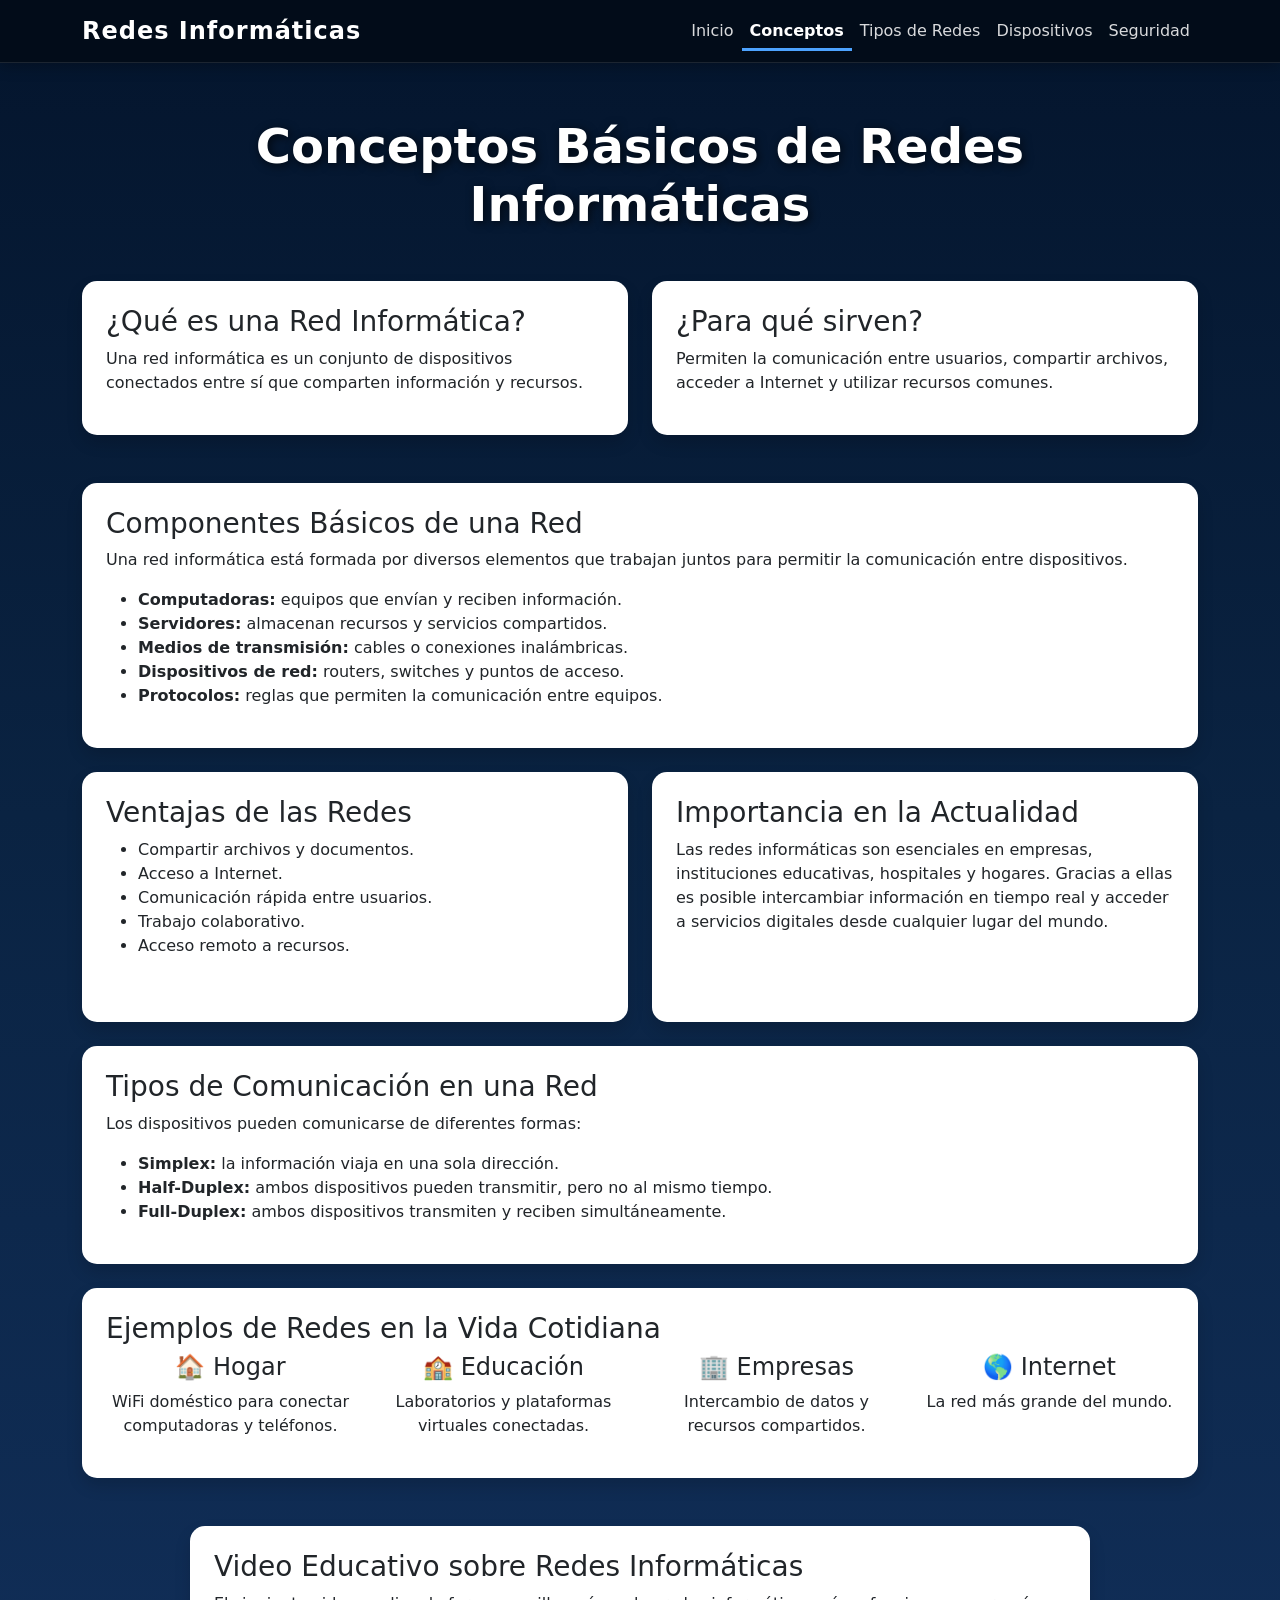
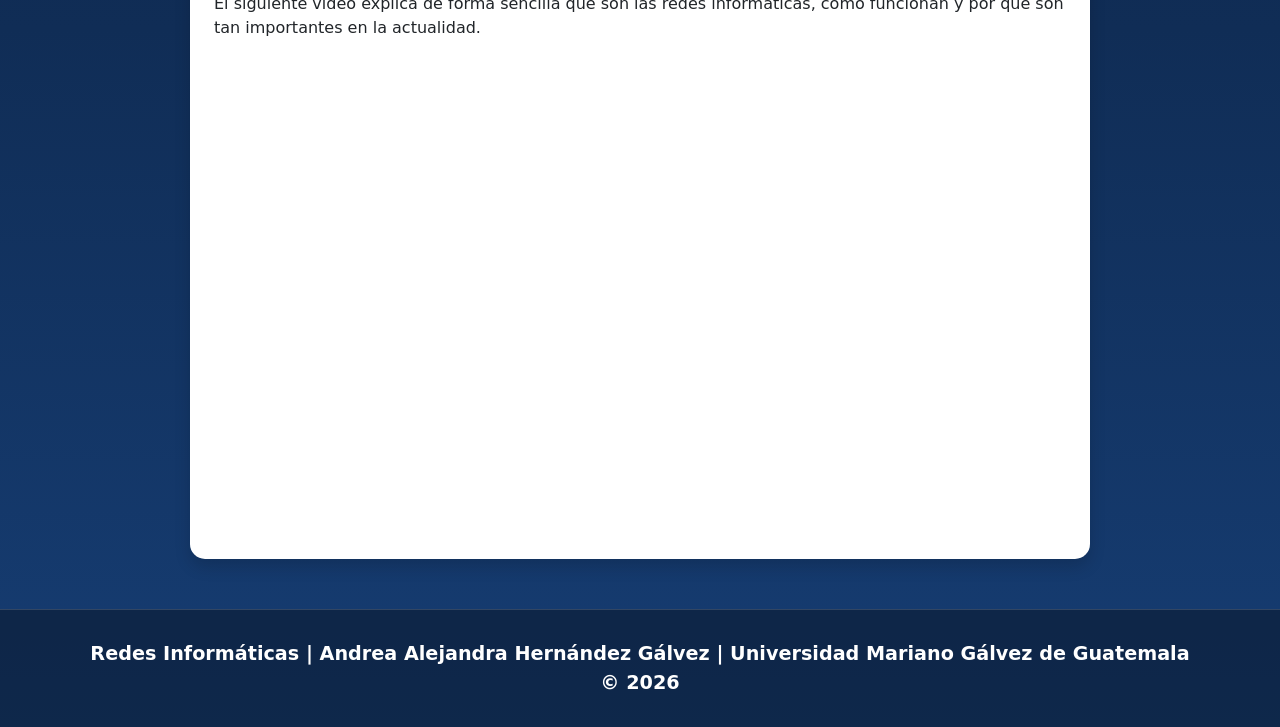
<file: conceptos.html>
<!DOCTYPE html>
<html lang="es">

<head>
    <meta charset="UTF-8">
    <meta name="viewport" content="width=device-width, initial-scale=1.0">

    <title>Conceptos Básicos</title>

    <!-- Bootstrap -->
    <link href="https://cdn.jsdelivr.net/npm/bootstrap@5.3.7/dist/css/bootstrap.min.css" rel="stylesheet">

    <!-- CSS propio -->
    <link rel="stylesheet" href="css/estilos.css">
</head>

<body> 

   <nav class="navbar navbar-expand-lg navbar-dark navbar-personalizada fixed-top">
    <div class="container">
        <a class="navbar-brand" href="index.html">Redes Informáticas</a>

        <button class="navbar-toggler" type="button" data-bs-toggle="collapse"
            data-bs-target="#menu">
            <span class="navbar-toggler-icon"></span>
        </button>

        <div class="collapse navbar-collapse" id="menu">
            <ul class="navbar-nav ms-auto">
                <li class="nav-item">
                    <a class="nav-link" href="index.html">Inicio</a>
                </li>

                <li class="nav-item">
                    <a class="nav-link active" href="conceptos.html">Conceptos</a>
                </li>

                <li class="nav-item">
                    <a class="nav-link" href="tipos-redes.html">Tipos de Redes</a>
                </li>

                <li class="nav-item">
                    <a class="nav-link" href="dispositivos.html">Dispositivos</a>
                </li>

                <li class="nav-item">
                    <a class="nav-link" href="seguridad.html">Seguridad</a>
                </li>
            </ul>
        </div>
    </div>
</nav>

<div class="container my-5">

    <h1 class="text-center mb-5 titulo-pagina">
    Conceptos Básicos de Redes Informáticas
    </h1>

    <div class="row">

        <div class="col-md-6">

            <div class="card shadow p-4 mb-4">

                <h3>¿Qué es una Red Informática?</h3>

                <p>
                    Una red informática es un conjunto de dispositivos
                    conectados entre sí que comparten información y recursos.
                </p>

            </div>

        </div>

        <div class="col-md-6">

            <div class="card shadow p-4 mb-4">

                <h3>¿Para qué sirven?</h3>

                <p>
                    Permiten la comunicación entre usuarios, compartir archivos,
                    acceder a Internet y utilizar recursos comunes.
                </p>

            </div>

        </div>

    </div>



    <div class="row mt-4">

        <div class="col-md-12">

            <div class="card shadow p-4 mb-4">

                <h3>Componentes Básicos de una Red</h3>

                <p>
                    Una red informática está formada por diversos elementos
                    que trabajan juntos para permitir la comunicación entre
                    dispositivos.
                </p>

                <ul>
                    <li><strong>Computadoras:</strong> equipos que envían y reciben información.</li>

                    <li><strong>Servidores:</strong> almacenan recursos y servicios compartidos.</li>

                    <li><strong>Medios de transmisión:</strong> cables o conexiones inalámbricas.</li>

                    <li><strong>Dispositivos de red:</strong> routers, switches y puntos de acceso.</li>

                    <li><strong>Protocolos:</strong> reglas que permiten la comunicación entre equipos.</li>
                </ul>

            </div>

        </div>

    </div>

    <div class="row">

        <div class="col-md-6">

            <div class="card shadow p-4 mb-4 h-100">

                <h3>Ventajas de las Redes</h3>

                <ul>
                    <li>Compartir archivos y documentos.</li>
                    <li>Acceso a Internet.</li>
                    <li>Comunicación rápida entre usuarios.</li>
                    <li>Trabajo colaborativo.</li>
                    <li>Acceso remoto a recursos.</li>
                </ul>

            </div>

        </div>

        <div class="col-md-6">

            <div class="card shadow p-4 mb-4 h-100">

                <h3>Importancia en la Actualidad</h3>

                <p>
                    Las redes informáticas son esenciales en empresas,
                    instituciones educativas, hospitales y hogares.
                    Gracias a ellas es posible intercambiar información
                    en tiempo real y acceder a servicios digitales desde
                    cualquier lugar del mundo.
                </p>

            </div>

        </div>

    </div>

        <div class="card shadow p-4 mt-4 mb-4">

        <h3>Tipos de Comunicación en una Red</h3>

        <p>
            Los dispositivos pueden comunicarse de diferentes formas:
        </p>

        <ul>
            <li><strong>Simplex:</strong> la información viaja en una sola dirección.</li>

            <li><strong>Half-Duplex:</strong> ambos dispositivos pueden transmitir, pero no al mismo tiempo.</li>

            <li><strong>Full-Duplex:</strong> ambos dispositivos transmiten y reciben simultáneamente.</li>
        </ul>

    </div>

    <div class="card shadow p-4 mb-4">

        <h3>Ejemplos de Redes en la Vida Cotidiana</h3>

        <div class="row text-center">

            <div class="col-md-3">
                <h4>🏠 Hogar</h4>
                <p>WiFi doméstico para conectar computadoras y teléfonos.</p>
            </div>

            <div class="col-md-3">
                <h4>🏫 Educación</h4>
                <p>Laboratorios y plataformas virtuales conectadas.</p>
            </div>

            <div class="col-md-3">
                <h4>🏢 Empresas</h4>
                <p>Intercambio de datos y recursos compartidos.</p>
            </div>

            <div class="col-md-3">
                <h4>🌎 Internet</h4>
                <p>La red más grande del mundo.</p>
            </div>

        </div>

    </div>


        <div class="card shadow p-4 mt-5 mx-auto"
             style="max-width: 900px;">

            <h3>Video Educativo sobre Redes Informáticas</h3>

            <p>
                El siguiente video explica de forma sencilla qué son las
                redes informáticas, cómo funcionan y por qué son tan
                importantes en la actualidad.
            </p>

             <div class="ratio ratio-16x9">

                <iframe
                    src="https://www.youtube.com/embed/wksPyiU1BvE"
                    title="Video Redes Informáticas"
                    allowfullscreen>
                </iframe>

            </div>

</div>

        </div>

            <footer class="footer">

                <div class="container">

                    <p class="footer-titulo">
                        Redes Informáticas | Andrea Alejandra Hernández Gálvez | Universidad Mariano Gálvez de Guatemala © 2026
                    </p>

                </div>

            </footer>


<script src="https://cdn.jsdelivr.net/npm/bootstrap@5.3.7/dist/js/bootstrap.bundle.min.js"></script>
</body>

</html>
</file>
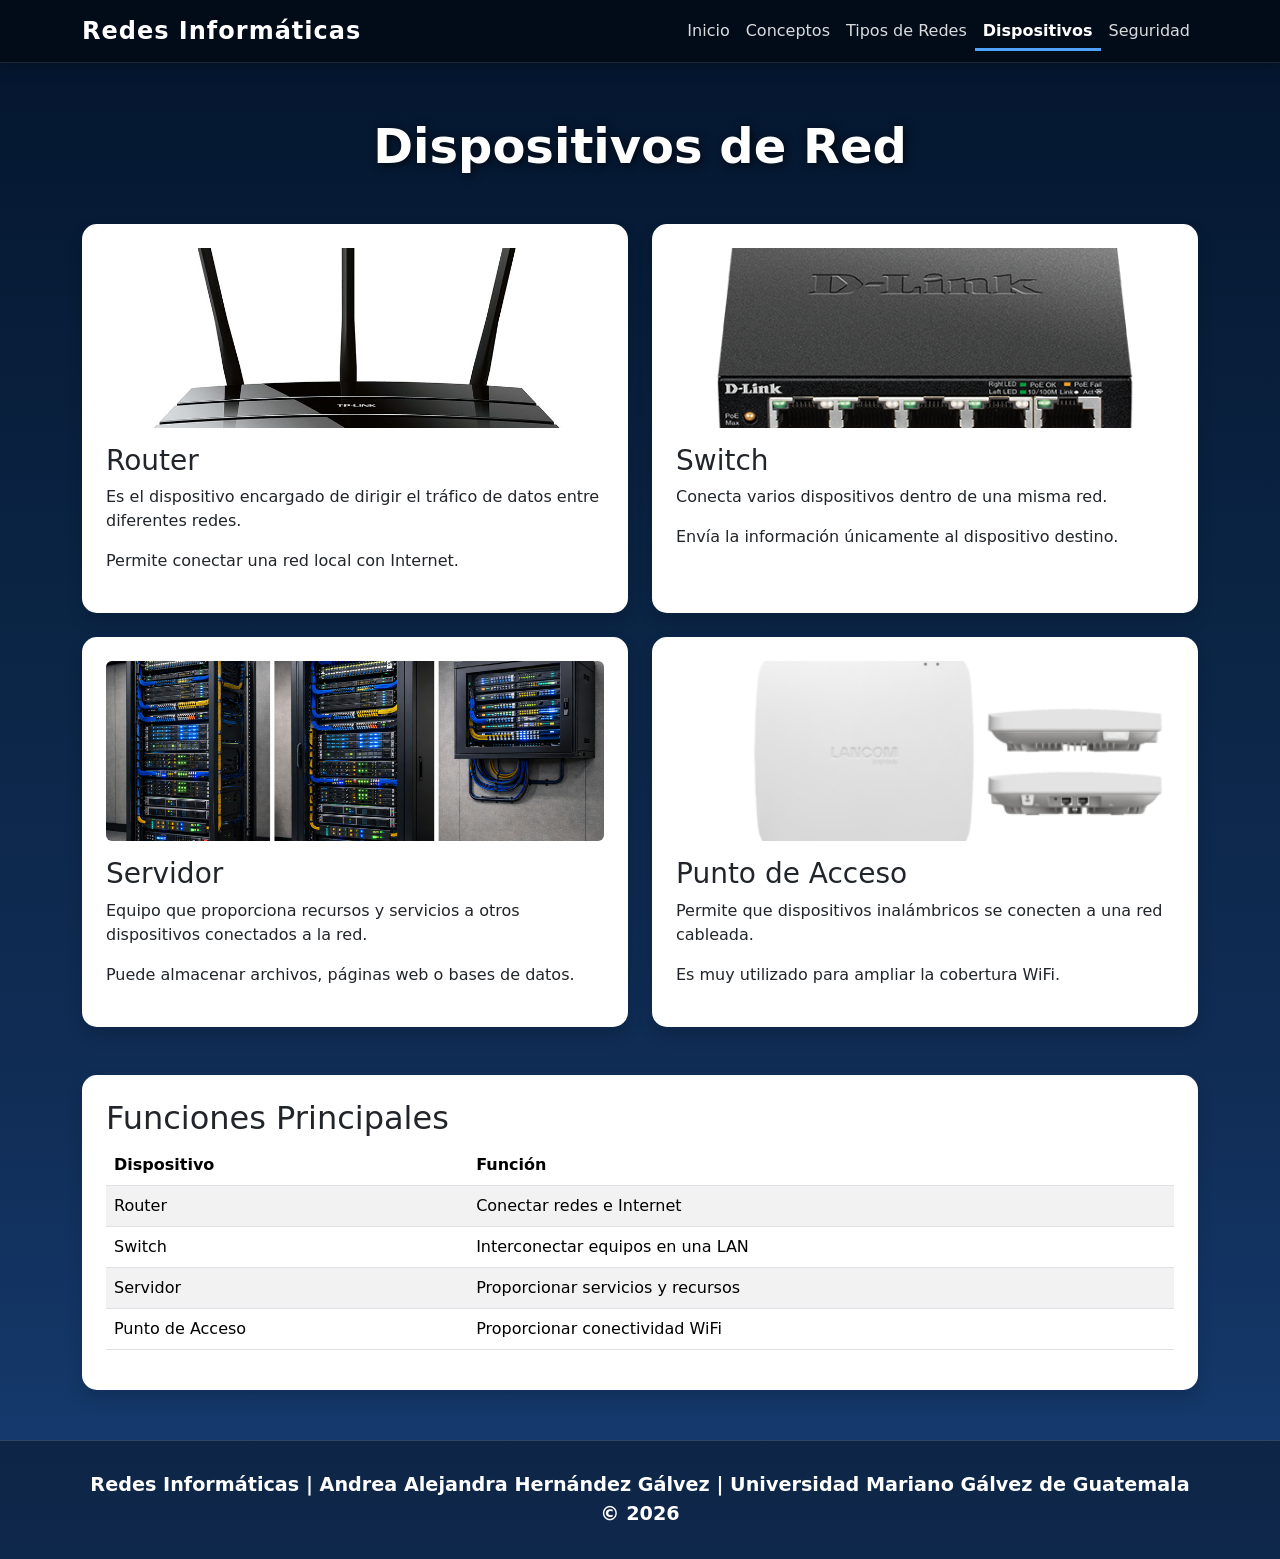
<file: dispositivos.html>
<!DOCTYPE html>
<html lang="es">

<head>
    <meta charset="UTF-8">
    <meta name="viewport" content="width=device-width, initial-scale=1.0">

    <title>Dispositivos de Red</title>

    <link href="https://cdn.jsdelivr.net/npm/bootstrap@5.3.7/dist/css/bootstrap.min.css" rel="stylesheet">

    <link rel="stylesheet" href="css/estilos.css">
</head>

<body>

<nav class="navbar navbar-expand-lg navbar-dark navbar-personalizada fixed-top">
    <div class="container">

        <a class="navbar-brand" href="index.html">
            Redes Informáticas
        </a>

        <button class="navbar-toggler" type="button"
            data-bs-toggle="collapse"
            data-bs-target="#menu">

            <span class="navbar-toggler-icon"></span>

        </button>

        <div class="collapse navbar-collapse" id="menu">

            <ul class="navbar-nav ms-auto">

                <li class="nav-item">
                    <a class="nav-link" href="index.html">Inicio</a>
                </li>

                <li class="nav-item">
                    <a class="nav-link" href="conceptos.html">Conceptos</a>
                </li>

                <li class="nav-item">
                    <a class="nav-link" href="tipos-redes.html">Tipos de Redes</a>
                </li>

                <li class="nav-item">
                    <a class="nav-link active" href="dispositivos.html">
                        Dispositivos
                    </a>
                </li>

                <li class="nav-item">
                    <a class="nav-link" href="seguridad.html">Seguridad</a>
                </li>

            </ul>

        </div>

    </div>
</nav>

<div class="container my-5">

    <h1 class="text-center mb-5 titulo-pagina">
        Dispositivos de Red
    </h1>

    <div class="row g-4">

        <div class="col-md-6">

            <div class="card shadow p-4 h-100">

                <img src="img/dispositivos/router.jpg"
                     class="img-fluid rounded mb-3"
                     alt="Router">

                <h3>Router</h3>

                <p>
                    Es el dispositivo encargado de dirigir el tráfico
                    de datos entre diferentes redes.
                </p>

                <p>
                    Permite conectar una red local con Internet.
                </p>

            </div>

        </div>

        <div class="col-md-6">

            <div class="card shadow p-4 h-100">

                <img src="img/dispositivos/switch.png"
                     class="img-fluid rounded mb-3"
                     alt="Switch">

                <h3>Switch</h3>

                <p>
                    Conecta varios dispositivos dentro de una misma red.
                </p>

                <p>
                    Envía la información únicamente al dispositivo destino.
                </p>

            </div>

        </div>

        <div class="col-md-6">

            <div class="card shadow p-4 h-100">

                <img src="img/dispositivos/servidor.jpg"
                     class="img-fluid rounded mb-3"
                     alt="Servidor">

                <h3>Servidor</h3>

                <p>
                    Equipo que proporciona recursos y servicios a otros
                    dispositivos conectados a la red.
                </p>

                <p>
                    Puede almacenar archivos, páginas web o bases de datos.
                </p>

            </div>

        </div>

        <div class="col-md-6">

            <div class="card shadow p-4 h-100">

                <img src="img/dispositivos/access-point.png"
                     class="img-fluid rounded mb-3"
                     alt="Punto de Acceso">

                <h3>Punto de Acceso</h3>

                <p>
                    Permite que dispositivos inalámbricos se conecten
                    a una red cableada.
                </p>

                <p>
                    Es muy utilizado para ampliar la cobertura WiFi.
                </p>

            </div>

        </div>

    </div>

    <div class="card shadow p-4 mt-5">

        <h2>Funciones Principales</h2>

        <table class="table table-striped">

            <thead>

                <tr>
                    <th>Dispositivo</th>
                    <th>Función</th>
                </tr>

            </thead>

            <tbody>

                <tr>
                    <td>Router</td>
                    <td>Conectar redes e Internet</td>
                </tr>

                <tr>
                    <td>Switch</td>
                    <td>Interconectar equipos en una LAN</td>
                </tr>

                <tr>
                    <td>Servidor</td>
                    <td>Proporcionar servicios y recursos</td>
                </tr>

                <tr>
                    <td>Punto de Acceso</td>
                    <td>Proporcionar conectividad WiFi</td>
                </tr>

            </tbody>

        </table>

    </div>

</div>

        <footer class="footer">

            <div class="container">

                <p class="footer-titulo">
                     Redes Informáticas | Andrea Alejandra Hernández Gálvez | Universidad Mariano Gálvez de Guatemala © 2026
                </p>

            </div>

        </footer>

<script src="https://cdn.jsdelivr.net/npm/bootstrap@5.3.7/dist/js/bootstrap.bundle.min.js"></script>

</body>
</html>
</file>
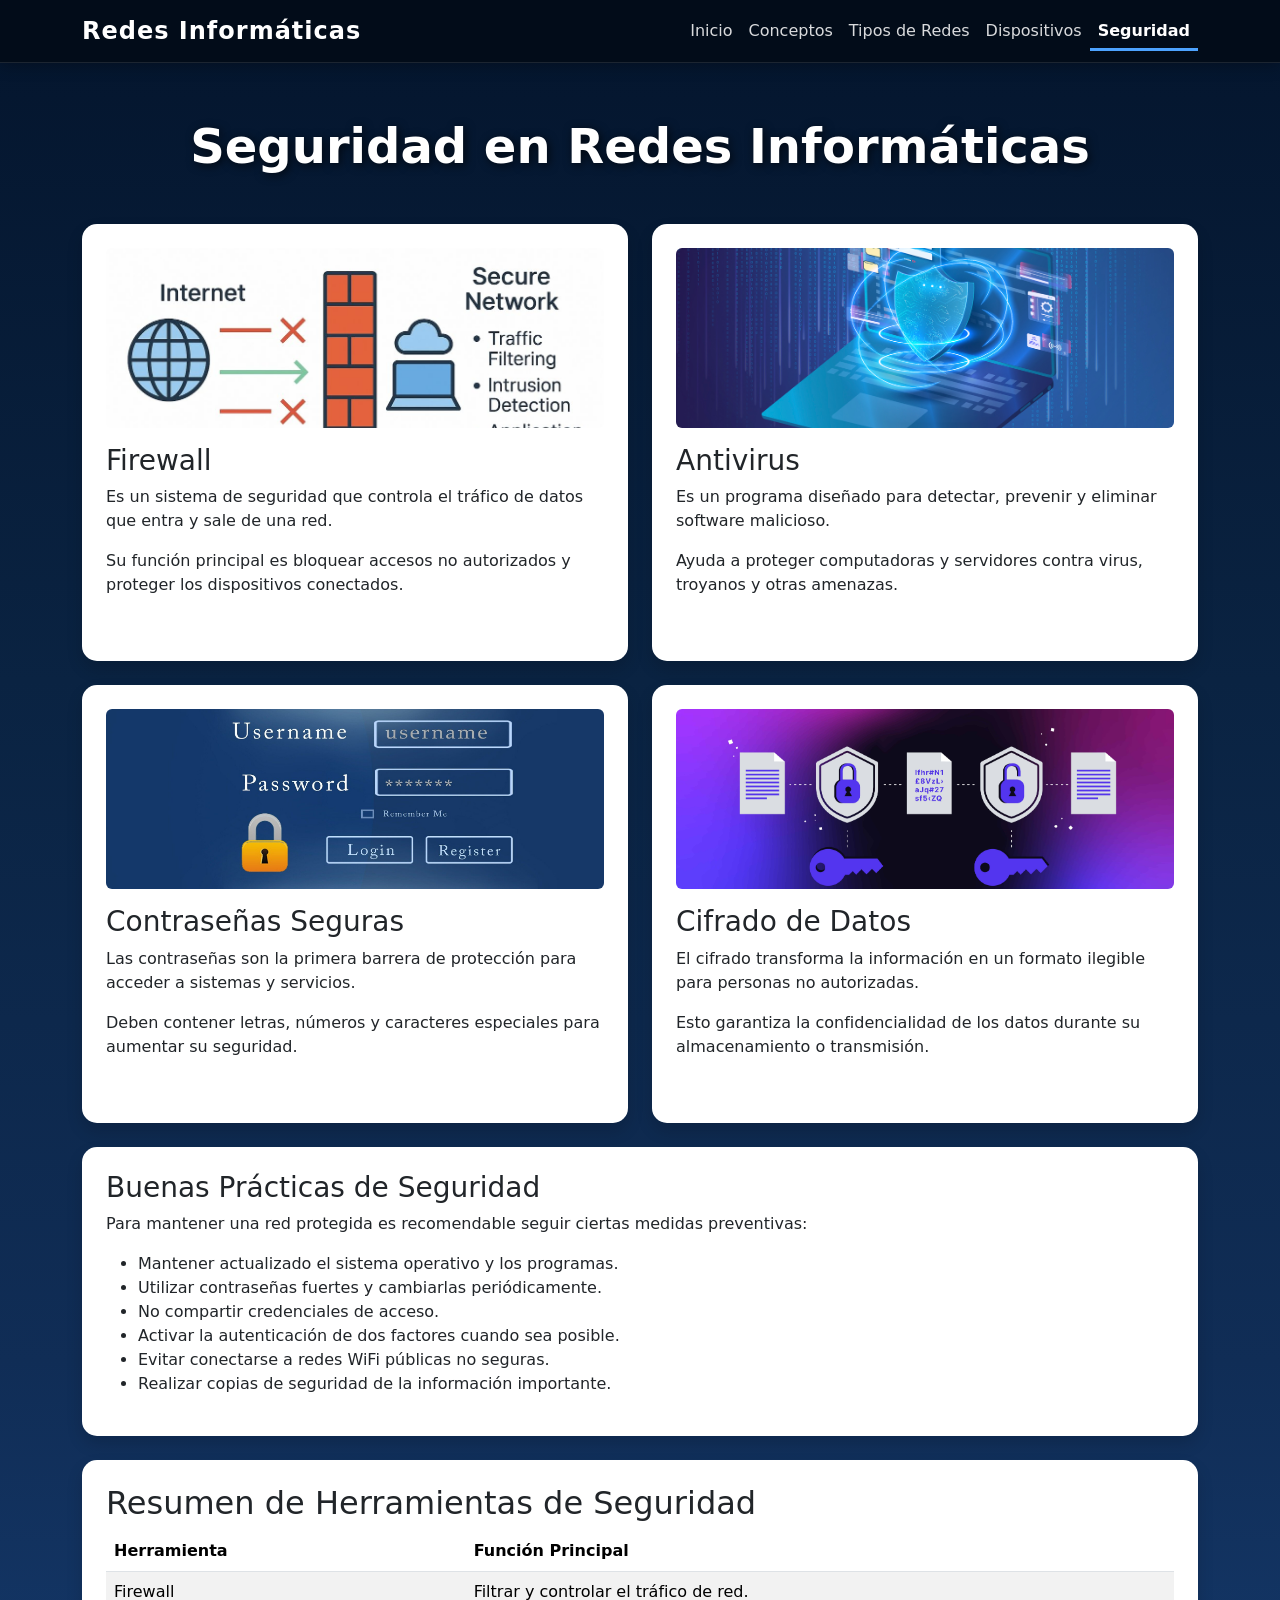
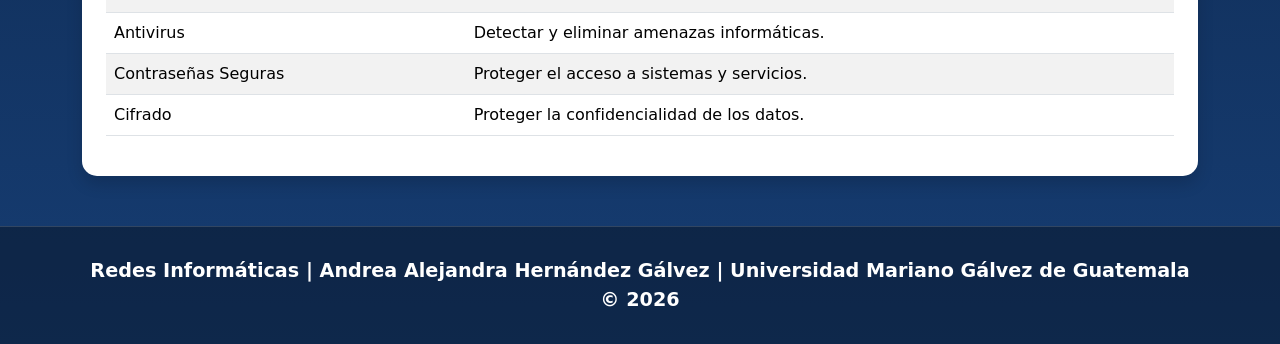
<file: seguridad.html>
<!DOCTYPE html>
<html lang="es">

<head>
    <meta charset="UTF-8">
    <meta name="viewport" content="width=device-width, initial-scale=1.0">

    <title>Seguridad en Redes</title>

    <link href="https://cdn.jsdelivr.net/npm/bootstrap@5.3.7/dist/css/bootstrap.min.css" rel="stylesheet">

    <link rel="stylesheet" href="css/estilos.css">
</head>

<body>

<nav class="navbar navbar-expand-lg navbar-dark navbar-personalizada fixed-top">
    <div class="container">

        <a class="navbar-brand" href="index.html">
            Redes Informáticas
        </a>

        <button class="navbar-toggler" type="button"
            data-bs-toggle="collapse"
            data-bs-target="#menu">

            <span class="navbar-toggler-icon"></span>

        </button>

        <div class="collapse navbar-collapse" id="menu">

            <ul class="navbar-nav ms-auto">

                <li class="nav-item">
                    <a class="nav-link" href="index.html">Inicio</a>
                </li>

                <li class="nav-item">
                    <a class="nav-link" href="conceptos.html">Conceptos</a>
                </li>

                <li class="nav-item">
                    <a class="nav-link" href="tipos-redes.html">Tipos de Redes</a>
                </li>

                <li class="nav-item">
                    <a class="nav-link" href="dispositivos.html">Dispositivos</a>
                </li>

                <li class="nav-item">
                    <a class="nav-link active" href="seguridad.html">
                        Seguridad
                    </a>
                </li>

            </ul>

        </div>

    </div>
</nav>

<div class="container my-5">

    <h1 class="text-center mb-5 titulo-pagina">
        Seguridad en Redes Informáticas
    </h1>

    <div class="row mt-4">

        <div class="col-md-6">

            <div class="card shadow p-4 mb-4 h-100">

                <img src="img/seguridad/firewall.jpg"
                     class="img-fluid rounded mb-3"
                     alt="Firewall">

                <h3>Firewall</h3>

                <p>
                    Es un sistema de seguridad que controla el tráfico
                    de datos que entra y sale de una red.
                </p>

                <p>
                    Su función principal es bloquear accesos no autorizados
                    y proteger los dispositivos conectados.
                </p>

            </div>

        </div>

        <div class="col-md-6">

            <div class="card shadow p-4 mb-4 h-100">

                <img src="img/seguridad/antivirus.jpg"
                     class="img-fluid rounded mb-3"
                     alt="Antivirus">

                <h3>Antivirus</h3>

                <p>
                    Es un programa diseñado para detectar,
                    prevenir y eliminar software malicioso.
                </p>

                <p>
                    Ayuda a proteger computadoras y servidores
                    contra virus, troyanos y otras amenazas.
                </p>

            </div>

        </div>

    </div>

    <div class="row mt-4">

        <div class="col-md-6">

            <div class="card shadow p-4 mb-4 h-100">

                <img src="img/seguridad/password.jpg"
                     class="img-fluid rounded mb-3"
                     alt="Contraseñas Seguras">

                <h3>Contraseñas Seguras</h3>

                <p>
                    Las contraseñas son la primera barrera
                    de protección para acceder a sistemas y servicios.
                </p>

                <p>
                    Deben contener letras, números y caracteres
                    especiales para aumentar su seguridad.
                </p>

            </div>

        </div>

        <div class="col-md-6">

            <div class="card shadow p-4 mb-4 h-100">

                <img src="img/seguridad/cifrado.jpg"
                     class="img-fluid rounded mb-3"
                     alt="Cifrado">

                <h3>Cifrado de Datos</h3>

                <p>
                    El cifrado transforma la información en un formato
                    ilegible para personas no autorizadas.
                </p>

                <p>
                    Esto garantiza la confidencialidad de los datos
                    durante su almacenamiento o transmisión.
                </p>

            </div>

        </div>

    </div>

    <div class="card shadow p-4 mb-4 mt-4">

        <h3>Buenas Prácticas de Seguridad</h3>

        <p>
            Para mantener una red protegida es recomendable seguir
            ciertas medidas preventivas:
        </p>

        <ul>
            <li>Mantener actualizado el sistema operativo y los programas.</li>

            <li>Utilizar contraseñas fuertes y cambiarlas periódicamente.</li>

            <li>No compartir credenciales de acceso.</li>

            <li>Activar la autenticación de dos factores cuando sea posible.</li>

            <li>Evitar conectarse a redes WiFi públicas no seguras.</li>

            <li>Realizar copias de seguridad de la información importante.</li>
        </ul>

    </div>

    <div class="card shadow p-4">

        <h2>Resumen de Herramientas de Seguridad</h2>

        <table class="table table-striped">

            <thead>

                <tr>
                    <th>Herramienta</th>
                    <th>Función Principal</th>
                </tr>

            </thead>

            <tbody>

                <tr>
                    <td>Firewall</td>
                    <td>Filtrar y controlar el tráfico de red.</td>
                </tr>

                <tr>
                    <td>Antivirus</td>
                    <td>Detectar y eliminar amenazas informáticas.</td>
                </tr>

                <tr>
                    <td>Contraseñas Seguras</td>
                    <td>Proteger el acceso a sistemas y servicios.</td>
                </tr>

                <tr>
                    <td>Cifrado</td>
                    <td>Proteger la confidencialidad de los datos.</td>
                </tr>

            </tbody>

        </table>

    </div>

</div>

        <footer class="footer">

            <div class="container">

                <p class="footer-titulo">
                     Redes Informáticas | Andrea Alejandra Hernández Gálvez | Universidad Mariano Gálvez de Guatemala © 2026
                </p>

            </div>

        </footer>

<script src="https://cdn.jsdelivr.net/npm/bootstrap@5.3.7/dist/js/bootstrap.bundle.min.js"></script>

</body>
</html>
</file>
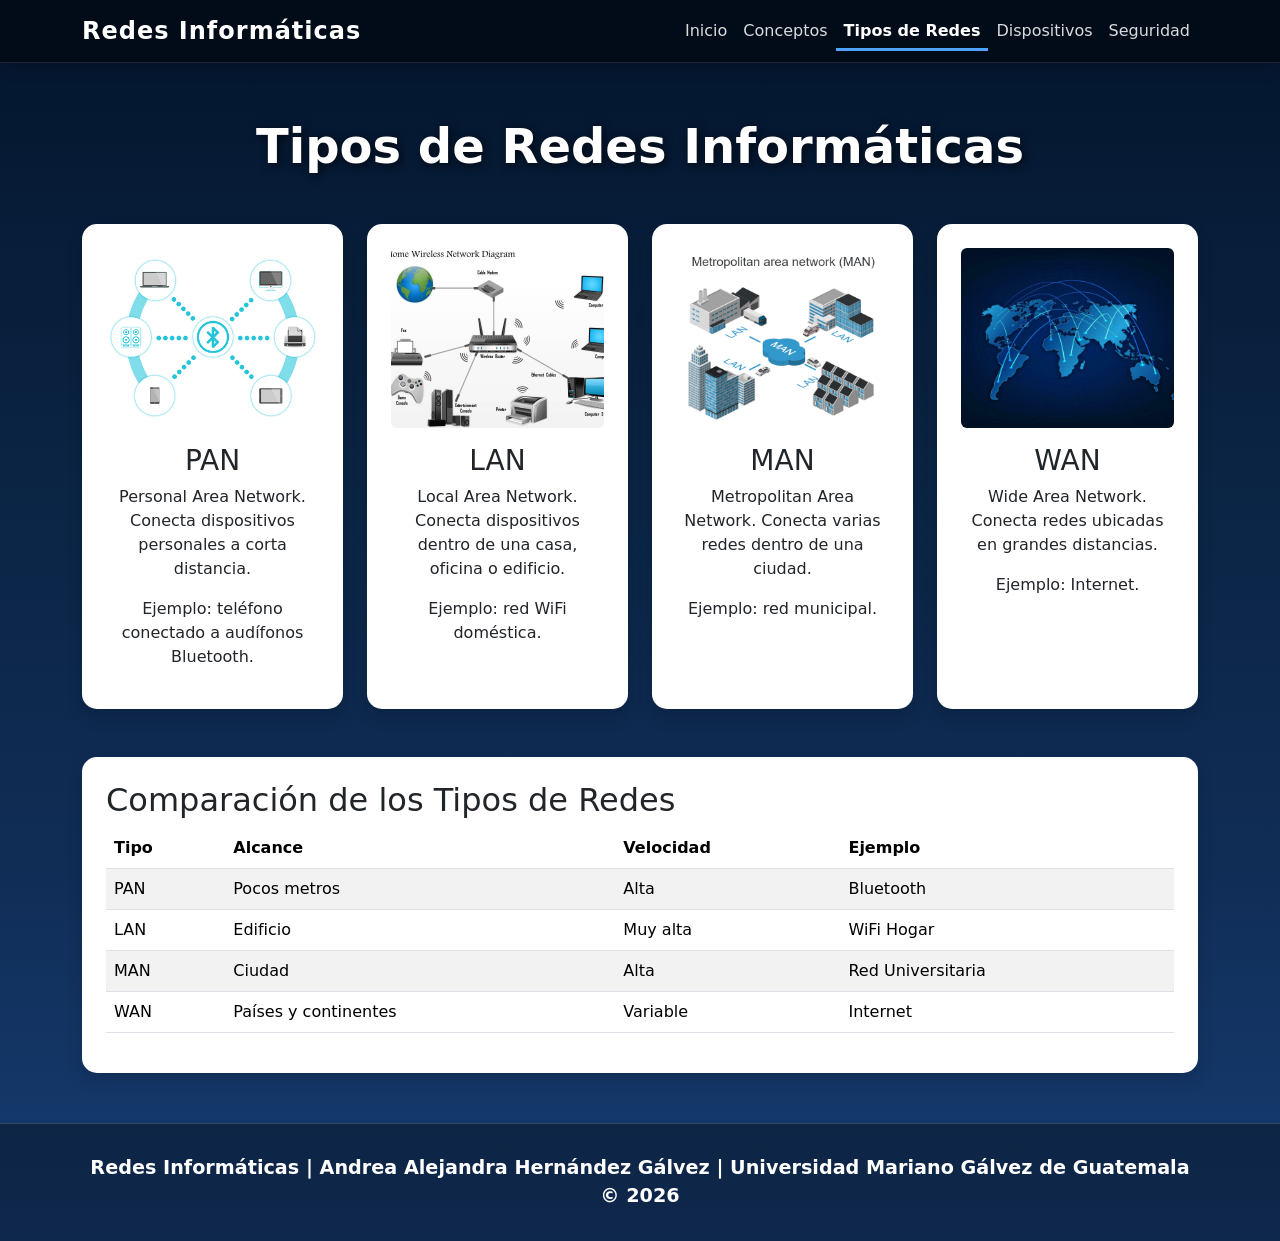
<file: tipos-redes.html>
<!DOCTYPE html>
<html lang="es">

<head>
    <meta charset="UTF-8">
    <meta name="viewport" content="width=device-width, initial-scale=1.0">

    <title>Tipos de Redes</title>

    <link href="https://cdn.jsdelivr.net/npm/bootstrap@5.3.7/dist/css/bootstrap.min.css" rel="stylesheet">

    <link rel="stylesheet" href="css/estilos.css">
</head>

<body>
<nav class="navbar navbar-expand-lg navbar-dark navbar-personalizada fixed-top">
    <div class="container">

        <a class="navbar-brand" href="index.html">
            Redes Informáticas
        </a>

        <button class="navbar-toggler" type="button"
            data-bs-toggle="collapse"
            data-bs-target="#menu">

            <span class="navbar-toggler-icon"></span>

        </button>

        <div class="collapse navbar-collapse" id="menu">

            <ul class="navbar-nav ms-auto">

                <li class="nav-item">
                    <a class="nav-link" href="index.html">Inicio</a>
                </li>

                <li class="nav-item">
                    <a class="nav-link" href="conceptos.html">Conceptos</a>
                </li>

                <li class="nav-item">
                    <a class="nav-link active" href="tipos-redes.html">Tipos de Redes</a>
                </li>

                <li class="nav-item">
                    <a class="nav-link" href="dispositivos.html">Dispositivos</a>
                </li>

                <li class="nav-item">
                    <a class="nav-link" href="seguridad.html">Seguridad</a>
                </li>

            </ul>

        </div>

    </div>
</nav>

<div class="container my-5">

    <h1 class="text-center mb-5 titulo-pagina">
        Tipos de Redes Informáticas
    </h1>

    <div class="row g-4">

        <div class="col-md-6 col-lg-3">

            <div class="card shadow p-4 text-center h-100">

                <img src="img/redes/PAN.jpg"
                     class="img-fluid rounded mb-3"
                     alt="PAN">

                <h3>PAN</h3>

                <p>
                    Personal Area Network.
                    Conecta dispositivos personales a corta distancia.
                </p>

                <p>
                    Ejemplo: teléfono conectado a audífonos Bluetooth.
                </p>

            </div>

        </div>

        <div class="col-md-6 col-lg-3">

            <div class="card shadow p-4 text-center h-100">

                <img src="img/redes/LAN.jpg"
                     class="img-fluid rounded mb-3"
                     alt="LAN">

                <h3>LAN</h3>

                <p>
                    Local Area Network.
                    Conecta dispositivos dentro de una casa,
                    oficina o edificio.
                </p>

                <p>
                    Ejemplo: red WiFi doméstica.
                </p>

            </div>

        </div>

        <div class="col-md-6 col-lg-3">

            <div class="card shadow p-4 text-center h-100">

                <img src="img/redes/MAN.png"
                     class="img-fluid rounded mb-3"
                     alt="MAN">
 
                <h3>MAN</h3>

                <p>
                    Metropolitan Area Network.
                    Conecta varias redes dentro de una ciudad.
                </p>

                <p>
                    Ejemplo: red municipal.
                </p>

            </div>

        </div>

        <div class="col-md-6 col-lg-3">

            <div class="card shadow p-4 text-center h-100">

                <img src="img/redes/WAN.jpg"
                     class="img-fluid rounded mb-3"
                     alt="WAN">

                <h3>WAN</h3>

                <p>
                    Wide Area Network.
                    Conecta redes ubicadas en grandes distancias.
                </p>

                <p>
                    Ejemplo: Internet.
                </p>

            </div>

        </div>

    </div>

    <div class="card shadow p-4 mt-5">

        <h2>Comparación de los Tipos de Redes</h2>

        <div class="table-responsive">

            <table class="table table-striped">

                <thead>

                    <tr>
                        <th>Tipo</th>
                        <th>Alcance</th>
                        <th>Velocidad</th>
                        <th>Ejemplo</th>
                    </tr>

                </thead>

                <tbody>

                    <tr>
                        <td>PAN</td>
                        <td>Pocos metros</td>
                        <td>Alta</td>
                        <td>Bluetooth</td>
                    </tr>

                    <tr>
                        <td>LAN</td>
                        <td>Edificio</td>
                        <td>Muy alta</td>
                        <td>WiFi Hogar</td>
                    </tr>

                    <tr>
                        <td>MAN</td>
                        <td>Ciudad</td>
                        <td>Alta</td>
                        <td>Red Universitaria</td>
                    </tr>

                    <tr>
                        <td>WAN</td>
                        <td>Países y continentes</td>
                        <td>Variable</td>
                        <td>Internet</td>
                    </tr>

                </tbody>

            </table>

        </div>

    </div>

</div>

        <footer class="footer">

            <div class="container">

                <p class="footer-titulo">
                     Redes Informáticas | Andrea Alejandra Hernández Gálvez | Universidad Mariano Gálvez de Guatemala © 2026
                </p>

            </div>

        </footer>

<script src="https://cdn.jsdelivr.net/npm/bootstrap@5.3.7/dist/js/bootstrap.bundle.min.js"></script>

</body>
</html>
</file>
<file: css/estilos.css>
.hero{
        background-image: url('../img/banner.jpg');
        background-size: cover;
        background-position: center;

        min-height: 100vh;

        display: flex;
        justify-content: center;
        align-items: center;
    }

    .hero-overlay{
        text-align: center;
        color: white;
        padding: 20px;
    }


    .tarjeta-estudiante{
        max-width: 450px;
        margin: auto;
        background: rgba(0,0,0,0.55);
        backdrop-filter: blur(5px);
        border: 1px solid rgba(255,255,255,0.15);
        border-radius: 15px;
        color: white;
    }

    .tarjeta-estudiante h4,
    .tarjeta-estudiante p{
        color: white;
    }

    body{
        background: linear-gradient(
            to bottom,
            #04152d 0%,
            #0a2342 35%,
            #102d56 70%,
            #163d73 100%
        );

        min-height: 100vh;
        padding-top: 70px;
    }

    .introduccion{
        background: rgba(255,255,255,0.90);
        border-radius: 20px;
        padding: 40px;
        box-shadow: 0 0 20px rgba(0,0,0,0.15);
    }

    .introduccion h2{
        color: #0d3b66;
    }

    .boton-explorar{
        padding: 12px 30px;
        border-radius: 30px;
        font-weight: bold;
        transition: 0.3s;
    }

    .boton-explorar:hover{
        transform: scale(1.05);
    }

    .titulo-pagina{
        color: white;
        font-size: 3rem;
        font-weight: bold;
        text-shadow: 2px 2px 10px rgba(0,0,0,0.7);
    }

    .card{
        margin: auto;
        border: none;
        border-radius: 15px;
        transition: 0.3s;
    }

    .card:hover{
        transform: translateY(-5px);
    }

    .footer{
        background-color: rgba(0,0,0,0.35);
        color: white;
        text-align: center;
        padding: 25px 10px;
        margin-top: 50px;
        border-top: 1px solid rgba(255,255,255,0.15);
    }

    .footer p{
        margin: 5px 0;
    }

    .footer-titulo{
        font-size: 1.2rem;
        font-weight: bold;
    }

    .card img:not(.contador-img){
    height: 180px;
    object-fit: cover;
    width: 100%;
    border-radius: 12px;
    }

    .navbar-personalizada{
    background: rgba(3, 12, 24, 0.92);
    backdrop-filter: blur(10px);
    border-bottom: 1px solid rgba(255,255,255,0.1);
    box-shadow: 0 2px 15px rgba(0,0,0,0.3);
    }

    .navbar-brand{
    font-weight: 700;
    font-size: 1.5rem;
    letter-spacing: 1px;

    color: white !important;
    }

    .navbar-nav .nav-link{
        color: rgba(255,255,255,0.85) !important;
        font-weight: 500;
        transition: 0.3s;
    }

    .navbar-nav .nav-link:hover{
    color: white !important;
    transform: translateY(-2px);
    }

    .navbar .nav-link.active{
    color: white !important;
    font-weight: bold;
    border-bottom: 3px solid #4da3ff;
    padding-bottom: 5px;
    }

    .video-container iframe{
        width: 100%;
        height: 450px;
        border: none;
        border-radius: 12px;
    }

    .contador-visitas{
        display: flex;
        justify-content: center;
        margin-top: 10px;
    }

    .contador-img{
        width: 100px !important;
        max-width: 100px !important;
        height: auto !important;
        border-radius: 0 !important;
    }
</file>
